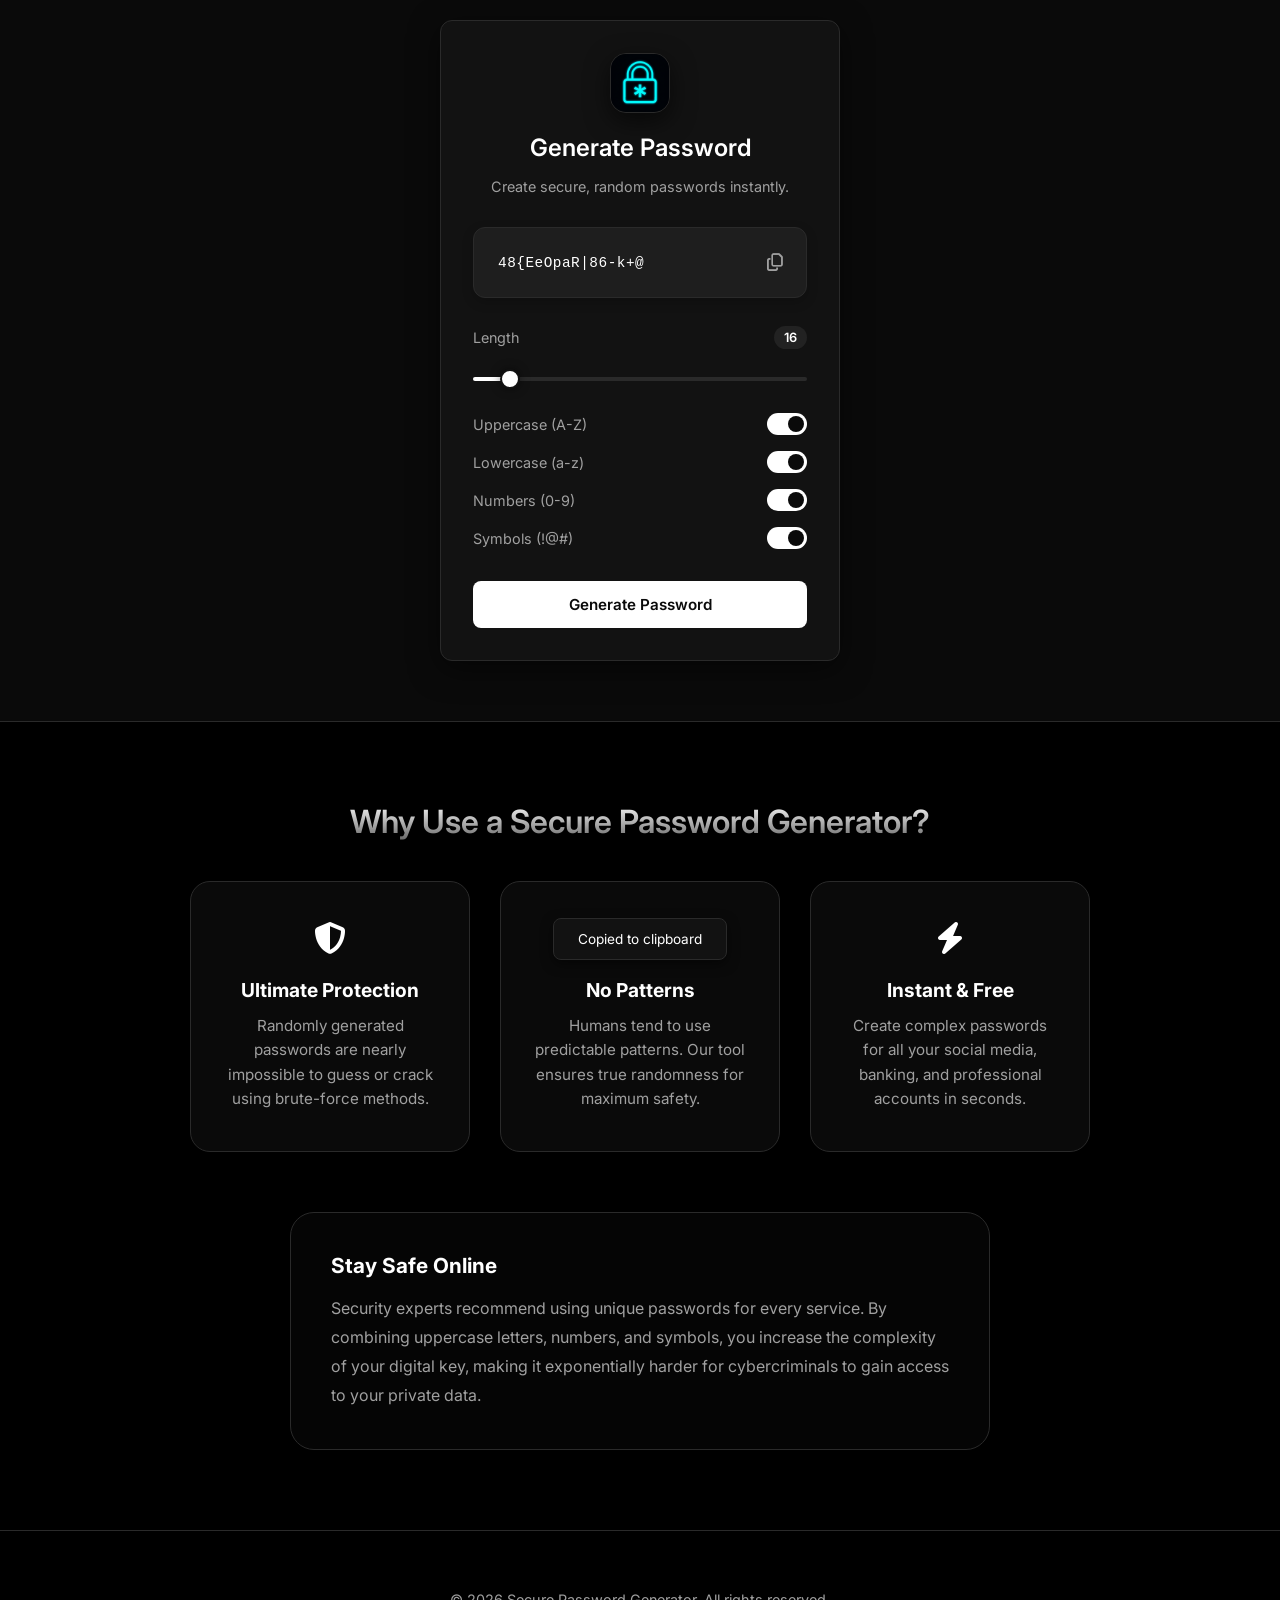
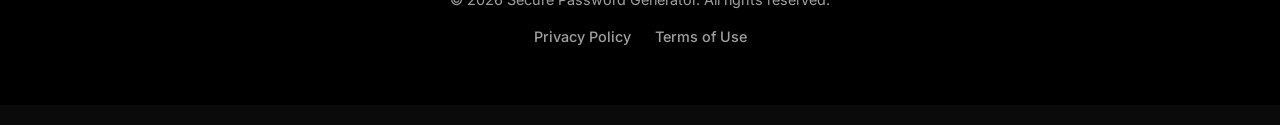
<file: index.html>
<!DOCTYPE html>
<html lang="en">

<head>
    <meta charset="UTF-8">
    <meta name="viewport" content="width=device-width, initial-scale=1.0">
    <title>Secure Password Generator | Create Strong Random Passwords</title>
    <meta name="description"
        content="Generate secure, random, and strong passwords instantly with our Minimal Password Generator. Protect your accounts with customizable length and characters.">
    <meta name="keywords"
        content="password generator, secure passwords, random password tool, strong password creator, online security">
    <link rel="icon" type="image/png" href="favicon.png?v=4">
    <link rel="stylesheet" href="style.css">
    <link href="https://fonts.googleapis.com/css2?family=Inter:wght@300;400;500;600&display=swap" rel="stylesheet">
    <link rel="stylesheet" href="https://cdnjs.cloudflare.com/ajax/libs/font-awesome/6.4.0/css/all.min.css">
    <script async src="https://pagead2.googlesyndication.com/pagead/js/adsbygoogle.js?client=ca-pub-1122004080525217"
        crossorigin="anonymous"></script>
</head>

<body>


    <main class="container">
        <header class="main-header">
            <img src="favicon.png" alt="Lock Icon" class="logo-img">
            <h1>Generate Password</h1>
            <p>Create secure, random passwords instantly.</p>
        </header>


        <div class="result-box">
            <span id="result">Click generate</span>
            <button id="clipboard" title="Copy to clipboard" class="icon-btn">
                <i class="far fa-copy"></i>
            </button>
        </div>

        <div class="controls">
            <div class="length-control">
                <div class="length-header">
                    <label>Length</label>
                    <span id="length-val" class="value-badge">16</span>
                </div>
                <input type="range" id="length" min="8" max="100" value="16">
            </div>

            <div class="options">
                <label class="toggle-row">
                    <span>Uppercase (A-Z)</span>
                    <input type="checkbox" id="uppercase" checked>
                    <div class="toggle-bg"></div>
                </label>
                <label class="toggle-row">
                    <span>Lowercase (a-z)</span>
                    <input type="checkbox" id="lowercase" checked>
                    <div class="toggle-bg"></div>
                </label>
                <label class="toggle-row">
                    <span>Numbers (0-9)</span>
                    <input type="checkbox" id="numbers" checked>
                    <div class="toggle-bg"></div>
                </label>
                <label class="toggle-row">
                    <span>Symbols (!@#)</span>
                    <input type="checkbox" id="symbols" checked>
                    <div class="toggle-bg"></div>
                </label>
            </div>
        </div>

        <button id="generate" class="generate-btn">Generate Password</button>
    </main>



    <section class="info-section">
        <div class="content-wrapper">
            <h2>Why Use a Secure Password Generator?</h2>
            <div class="info-grid">
                <div class="info-card">
                    <i class="fas fa-shield-alt"></i>
                    <h3>Ultimate Protection</h3>
                    <p>Randomly generated passwords are nearly impossible to guess or crack using brute-force methods.
                    </p>
                </div>
                <div class="info-card">
                    <i class="fas fa-lock"></i>
                    <h3>No Patterns</h3>
                    <p>Humans tend to use predictable patterns. Our tool ensures true randomness for maximum safety.</p>
                </div>
                <div class="info-card">
                    <i class="fas fa-bolt"></i>
                    <h3>Instant & Free</h3>
                    <p>Create complex passwords for all your social media, banking, and professional accounts in
                        seconds.</p>
                </div>
            </div>

            <div class="seo-text">
                <h3>Stay Safe Online</h3>
                <p>Security experts recommend using unique passwords for every service. By combining uppercase letters,
                    numbers, and symbols, you increase the complexity of your digital key, making it exponentially
                    harder for cybercriminals to gain access to your private data.</p>
            </div>
        </div>
    </section>

    <footer>
        <div class="content-wrapper">
            <p>&copy; 2026 Secure Password Generator. All rights reserved.</p>
            <div class="footer-links">
                <a href="privacy.html">Privacy Policy</a>
                <a href="terms.html">Terms of Use</a>
            </div>
        </div>
    </footer>

    <div id="toast" class="toast">Copied to clipboard</div>
    <script src="script.js"></script>
</body>

</html>
</file>
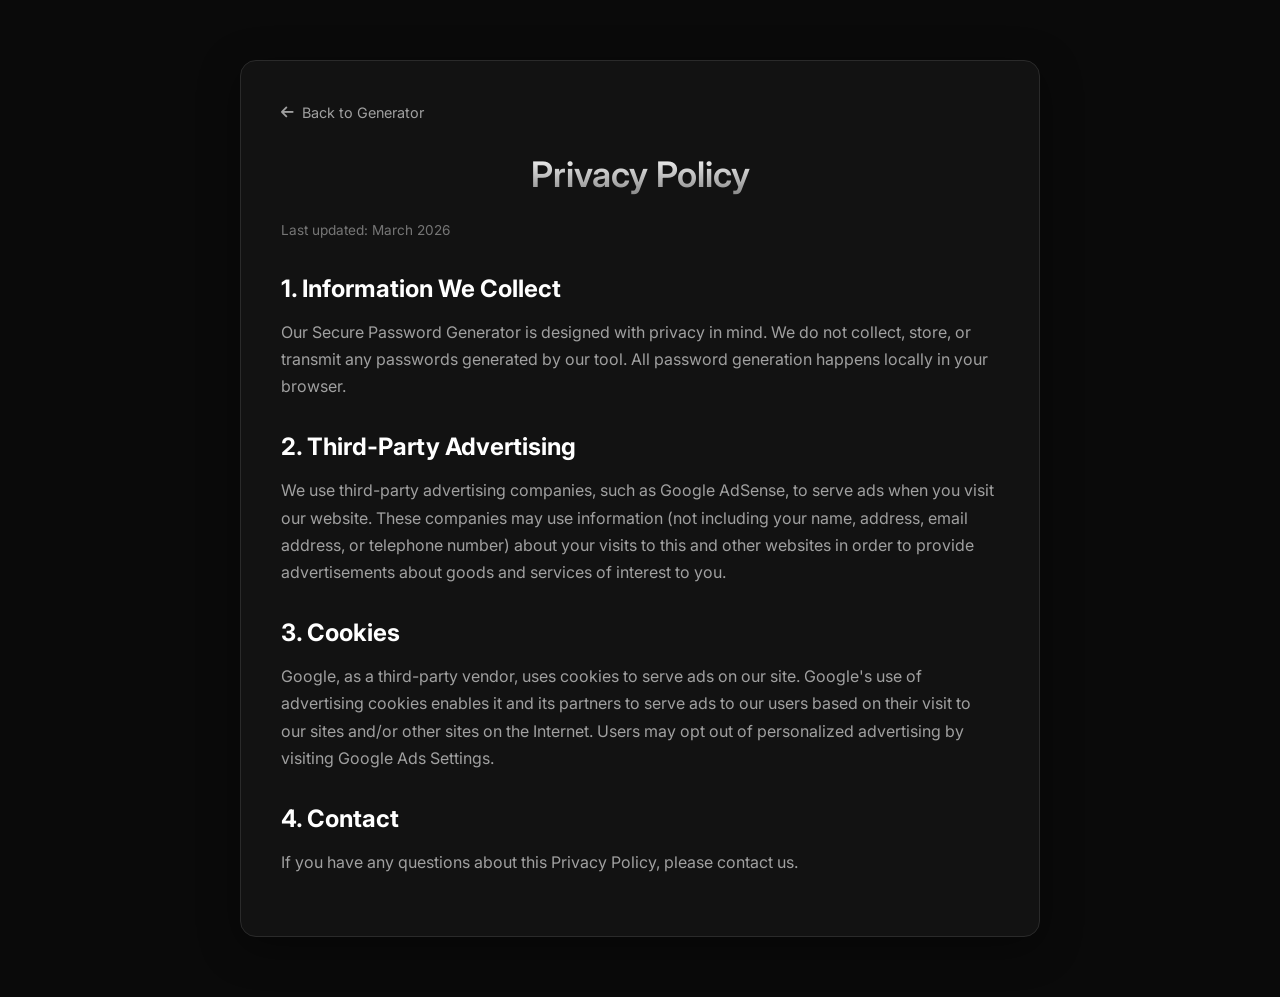
<file: privacy.html>
<!DOCTYPE html>
<html lang="en">

<head>
    <meta charset="UTF-8">
    <meta name="viewport" content="width=device-width, initial-scale=1.0">
    <title>Privacy Policy | Secure Password Generator</title>
    <link rel="icon" type="image/png" href="favicon.png">
    <link rel="stylesheet" href="style.css">
    <link href="https://fonts.googleapis.com/css2?family=Inter:wght@300;400;500;600&display=swap" rel="stylesheet">
    <link rel="stylesheet" href="https://cdnjs.cloudflare.com/ajax/libs/font-awesome/6.4.0/css/all.min.css">
    <script async src="https://pagead2.googlesyndication.com/pagead/js/adsbygoogle.js?client=ca-pub-1122004080525217"
        crossorigin="anonymous"></script>
</head>

<body>
    <main class="page-content">
        <a href="index.html" class="back-link"><i class="fas fa-arrow-left"></i> Back to Generator</a>
        <h1>Privacy Policy</h1>
        <p style="font-size: 0.85rem; opacity: 0.7;">Last updated: March 2026</p>


        <h2>1. Information We Collect</h2>
        <p>Our Secure Password Generator is designed with privacy in mind. We do not collect, store, or transmit any
            passwords generated by our tool. All password generation happens locally in your browser.</p>

        <h2>2. Third-Party Advertising</h2>
        <p>We use third-party advertising companies, such as Google AdSense, to serve ads when you visit our website.
            These companies may use information (not including your name, address, email address, or telephone number)
            about your visits to this and other websites in order to provide advertisements about goods and services of
            interest to you.</p>

        <h2>3. Cookies</h2>
        <p>Google, as a third-party vendor, uses cookies to serve ads on our site. Google's use of advertising cookies
            enables it and its partners to serve ads to our users based on their visit to our sites and/or other sites
            on the Internet. Users may opt out of personalized advertising by visiting Google Ads Settings.</p>

        <h2>4. Contact</h2>
        <p>If you have any questions about this Privacy Policy, please contact us.</p>
    </main>
</body>

</html>
</file>
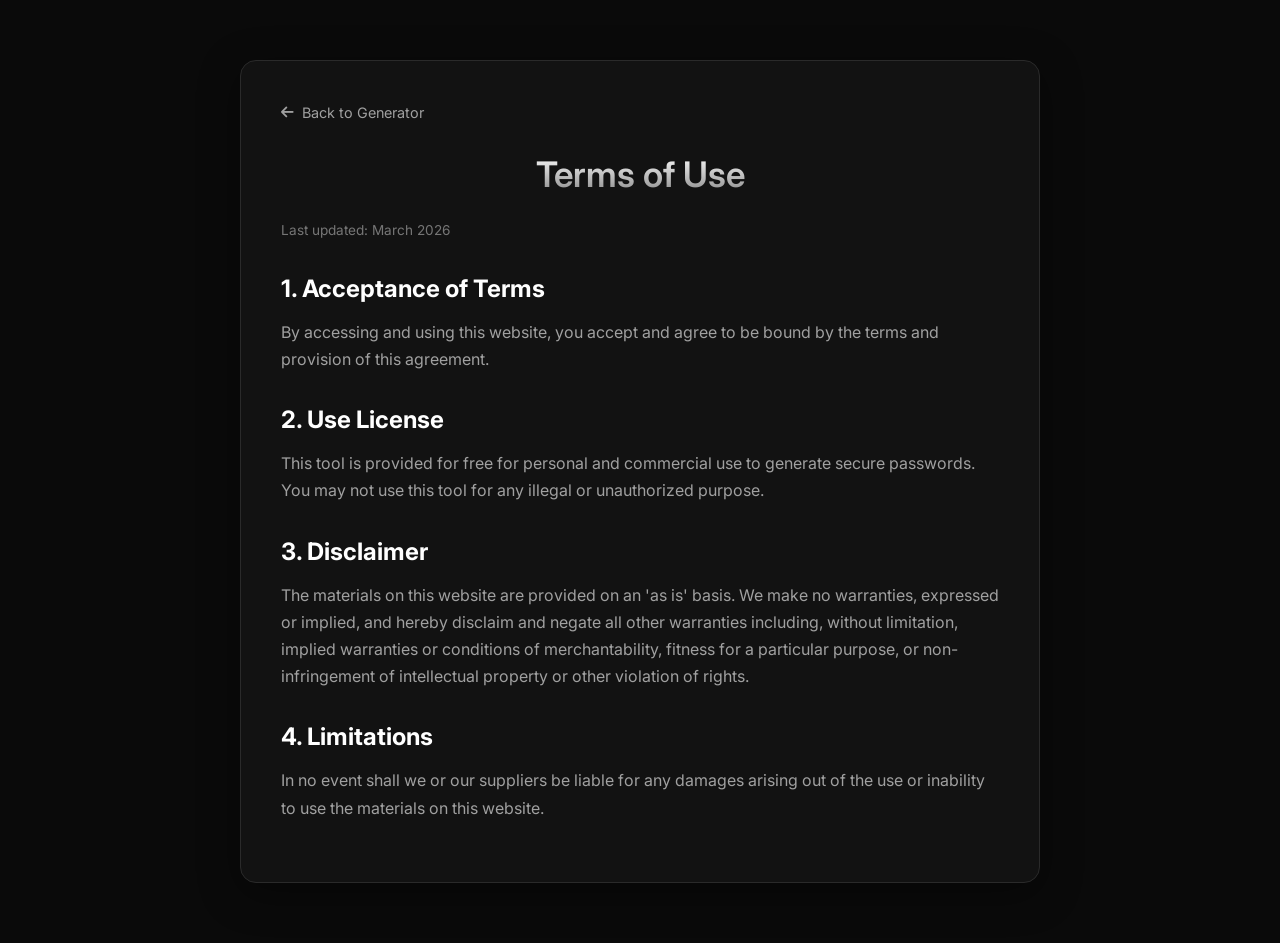
<file: terms.html>
<!DOCTYPE html>
<html lang="en">

<head>
    <meta charset="UTF-8">
    <meta name="viewport" content="width=device-width, initial-scale=1.0">
    <title>Terms of Use | Secure Password Generator</title>
    <link rel="icon" type="image/png" href="favicon.png">
    <link rel="stylesheet" href="style.css">
    <link href="https://fonts.googleapis.com/css2?family=Inter:wght@300;400;500;600&display=swap" rel="stylesheet">
    <link rel="stylesheet" href="https://cdnjs.cloudflare.com/ajax/libs/font-awesome/6.4.0/css/all.min.css">
    <script async src="https://pagead2.googlesyndication.com/pagead/js/adsbygoogle.js?client=ca-pub-1122004080525217"
        crossorigin="anonymous"></script>
</head>

<body>
    <main class="page-content">
        <a href="index.html" class="back-link"><i class="fas fa-arrow-left"></i> Back to Generator</a>
        <h1>Terms of Use</h1>
        <p style="font-size: 0.85rem; opacity: 0.7;">Last updated: March 2026</p>


        <h2>1. Acceptance of Terms</h2>
        <p>By accessing and using this website, you accept and agree to be bound by the terms and provision of this
            agreement.</p>

        <h2>2. Use License</h2>
        <p>This tool is provided for free for personal and commercial use to generate secure passwords. You may not use
            this tool for any illegal or unauthorized purpose.</p>

        <h2>3. Disclaimer</h2>
        <p>The materials on this website are provided on an 'as is' basis. We make no warranties, expressed or implied,
            and hereby disclaim and negate all other warranties including, without limitation, implied warranties or
            conditions of merchantability, fitness for a particular purpose, or non-infringement of intellectual
            property or other violation of rights.</p>

        <h2>4. Limitations</h2>
        <p>In no event shall we or our suppliers be liable for any damages arising out of the use or inability to use
            the materials on this website.</p>
    </main>
</body>

</html>
</file>
<file: style.css>
:root {
    --bg: #0a0a0a;
    --surface: #121212;
    --surface-hover: #1e1e1e;
    --border: #2a2a2a;
    --text-primary: #ffffff;
    --text-secondary: #a0a0a0;
    --accent: #ffffff;
    --accent-bg: #222222;
}

* {
    box-sizing: border-box;
    margin: 0;
    padding: 0;
    font-family: 'Inter', sans-serif;
}

body {
    background-color: var(--bg);
    color: var(--text-primary);
    display: flex;
    flex-direction: column;
    align-items: center;
    min-height: 100vh;
    padding: 20px 0;
    overflow-x: hidden;
}


.container {
    width: 90%;
    max-width: 400px;
    background: var(--surface);
    border: 1px solid var(--border);
    border-radius: 12px;
    padding: 32px;
    box-shadow: 0 8px 30px rgba(0, 0, 0, 0.5);
    z-index: 10;
}

.main-header {
    display: flex;
    flex-direction: column;
    align-items: center;
    justify-content: center;
    gap: 8px;
    margin-bottom: 32px;
}

.logo-img {
    width: 60px;
    height: 60px;
    border-radius: 16px;
    margin-bottom: 12px;
    box-shadow: 0 8px 24px rgba(0, 0, 0, 0.6);
    border: 1px solid rgba(255, 255, 255, 0.1);
}

h1 {
    font-size: 1.5rem;
    font-weight: 600;
    margin-bottom: 8px;
    color: var(--text-primary);
    text-align: center;
}

.main-header p {
    color: var(--text-secondary);
    font-size: 0.9rem;
    text-align: center;
}


.result-box {
    background: rgba(255, 255, 255, 0.05);
    border: 1px solid var(--border);
    border-radius: 12px;
    padding: 24px;
    display: flex;
    align-items: center;
    justify-content: space-between;
    margin-bottom: 28px;
    box-shadow: 0 4px 12px rgba(0, 0, 0, 0.2);
}


#result {
    font-family: monospace;
    font-size: 0.9rem;
    letter-spacing: 0.5px;
    color: var(--text-primary);
    word-break: break-all;
    width: 85%;
}

.icon-btn {
    background: none;
    border: none;
    color: var(--text-secondary);
    cursor: pointer;
    font-size: 1.1rem;
    transition: color 0.2s;
}

.icon-btn:hover {
    color: var(--text-primary);
}

.length-control {
    margin-bottom: 28px;
}

.length-header {
    display: flex;
    justify-content: space-between;
    align-items: center;
    margin-bottom: 16px;
}

.length-header label {
    font-size: 0.9rem;
    color: var(--text-secondary);
}

.value-badge {
    background: var(--accent-bg);
    padding: 4px 10px;
    border-radius: 20px;
    font-size: 0.8rem;
    font-weight: 600;
    color: var(--text-primary);
}

/* Custom Minimal Slider */
input[type="range"] {
    -webkit-appearance: none;
    appearance: none;
    width: 100%;
    height: 4px;
    background: var(--border);
    border-radius: 2px;
    outline: none;
    cursor: grab;
}

input[type="range"]:active {
    cursor: grabbing;
}

input[type="range"]::-webkit-slider-thumb {
    -webkit-appearance: none;
    width: 20px;
    height: 20px;
    border-radius: 50%;
    background: var(--accent);
    cursor: grab;
    box-shadow: 0 0 10px rgba(0, 0, 0, 0.5);
    transition: transform 0.1s;
    border: 2px solid var(--surface);
}

input[type="range"]:active::-webkit-slider-thumb {
    transform: scale(1.15);
}

/* Custom Toggles instead of checkboxes */
.options {
    display: flex;
    flex-direction: column;
    gap: 16px;
    margin-bottom: 32px;
}

.toggle-row {
    display: flex;
    justify-content: space-between;
    align-items: center;
    cursor: pointer;
    font-size: 0.9rem;
    color: var(--text-secondary);
    user-select: none;
}

.toggle-row:hover {
    color: var(--text-primary);
}

.toggle-row input {
    display: none;
}

.toggle-bg {
    width: 40px;
    height: 22px;
    background: var(--border);
    border-radius: 20px;
    position: relative;
    transition: background 0.3s;
}

.toggle-bg::after {
    content: '';
    position: absolute;
    top: 3px;
    left: 3px;
    width: 16px;
    height: 16px;
    background: var(--text-secondary);
    border-radius: 50%;
    transition: transform 0.3s cubic-bezier(0.4, 0.0, 0.2, 1), background 0.3s;
}

.toggle-row input:checked+.toggle-bg {
    background: var(--text-primary);
}

.toggle-row input:checked+.toggle-bg::after {
    transform: translateX(18px);
    background: var(--bg);
}

.generate-btn {
    width: 100%;
    padding: 14px;
    background: var(--text-primary);
    color: var(--bg);
    border: none;
    border-radius: 8px;
    font-size: 0.95rem;
    font-weight: 600;
    cursor: pointer;
    transition: opacity 0.2s, transform 0.1s;
}

.generate-btn:hover {
    opacity: 0.9;
}

.generate-btn:active {
    transform: scale(0.98);
}


/* --- SEO Info Section Styling --- */
.info-section {
    width: 100%;
    padding: 80px 20px;
    background: #000000;
    margin-top: 60px;
    border-top: 1px solid var(--border);
}

.content-wrapper {
    max-width: 900px;
    margin: 0 auto;
    text-align: center;
}

.info-section h2 {
    font-size: 2rem;
    margin-bottom: 40px;
    background: linear-gradient(180deg, #ffffff 0%, #666666 100%);
    -webkit-background-clip: text;
    background-clip: text;
    -webkit-text-fill-color: transparent;
    font-weight: 600;
}

.info-grid {
    display: grid;
    grid-template-columns: repeat(auto-fit, minmax(250px, 1fr));
    gap: 30px;
    margin-bottom: 60px;
}

.info-card {
    background: #0a0a0a;
    padding: 40px 30px;
    border-radius: 20px;
    border: 1px solid var(--border);
    transition: all 0.4s cubic-bezier(0.175, 0.885, 0.32, 1.275);
}

.info-card:hover {
    background: #111111;
    transform: translateY(-12px);
    border-color: rgba(255, 255, 255, 0.2);
    box-shadow: 0 20px 40px rgba(0, 0, 0, 0.6);
}

.info-card i {
    font-size: 2rem;
    color: #ffffff;
    margin-bottom: 24px;
    display: block;
}

.info-card h3 {
    font-size: 1.2rem;
    margin-bottom: 12px;
    color: #ffffff;
}

.info-card p {
    color: var(--text-secondary);
    line-height: 1.6;
    font-size: 0.95rem;
}

.seo-text {
    max-width: 700px;
    margin: 0 auto;
    padding: 40px;
    background: rgba(255, 255, 255, 0.02);
    border-radius: 24px;
    border: 1px solid var(--border);
    text-align: left;
}

.seo-text h3 {
    margin-bottom: 16px;
    color: #fff;
    font-size: 1.3rem;
}

.seo-text p {
    color: var(--text-secondary);
    line-height: 1.8;
}

/* --- Policy Pages Styling (.page-content) --- */
.page-content {
    max-width: 800px;
    width: 90%;
    margin: 40px auto;
    padding: 40px;
    background: var(--surface);
    border-radius: 16px;
    border: 1px solid var(--border);
    box-shadow: 0 10px 40px rgba(0, 0, 0, 0.4);
}

.page-content h1 {
    font-size: 2.2rem;
    margin-bottom: 24px;
    background: linear-gradient(180deg, #ffffff 0%, #888888 100%);
    -webkit-background-clip: text;
    background-clip: text;
    -webkit-text-fill-color: transparent;
}

.page-content h2 {
    font-size: 1.5rem;
    margin: 32px 0 16px;
    color: var(--text-primary);
}

.page-content p {
    color: var(--text-secondary);
    line-height: 1.7;
    margin-bottom: 20px;
    font-size: 1rem;
}

.back-link {
    display: inline-flex;
    align-items: center;
    gap: 8px;
    margin-bottom: 32px;
    color: var(--text-secondary);
    text-decoration: none;
    font-size: 0.9rem;
    transition: color 0.2s;
}

.back-link:hover {
    color: var(--text-primary);
}


/* --- Ad Space Premium Styling --- */

footer {
    width: 100%;
    padding: 60px 20px;
    background: #000;
    border-top: 1px solid var(--border);
    color: var(--text-secondary);
    font-size: 0.9rem;
    text-align: center;
}

.footer-links {
    margin-top: 20px;
    display: flex;
    justify-content: center;
    gap: 24px;
}

.footer-links a {
    color: var(--text-secondary);
    text-decoration: none;
    transition: color 0.2s;
    font-weight: 500;
}

.footer-links a:hover {
    color: var(--text-primary);
}

.toast {
    position: fixed;
    bottom: -60px;
    left: 50%;
    transform: translateX(-50%);
    background: var(--surface);
    border: 1px solid var(--border);
    color: var(--text-primary);
    padding: 12px 24px;
    border-radius: 8px;
    font-size: 0.85rem;
    transition: bottom 0.3s cubic-bezier(0.175, 0.885, 0.32, 1.275);
    pointer-events: none;
    box-shadow: 0 4px 12px rgba(0, 0, 0, 0.5);
    z-index: 1000;
}

.toast.show {
    bottom: 30px;
}

/* --- Mobile Responsiveness --- */
@media screen and (max-width: 768px) {
    .container {
        width: 95%;
        padding: 24px 20px;
    }

    h1 {
        font-size: 1.35rem;
    }

    .info-section {
        padding: 50px 20px;
        margin-top: 40px;
    }

    .info-section h2 {
        font-size: 1.6rem;
        margin-bottom: 30px;
    }

    .info-grid {
        grid-template-columns: 1fr;
        gap: 20px;
    }

    .info-card {
        padding: 25px 20px;
    }

}

@media screen and (max-width: 480px) {
    .container {
        width: 92%;
        padding: 20px 15px;
    }

    #result {
        font-size: 0.85rem;
    }

    .generate-btn {
        padding: 15px;
        font-size: 1rem;
    }

    .footer-links {
        flex-direction: column;
        align-items: center;
        gap: 12px;
    }
}
</file>
